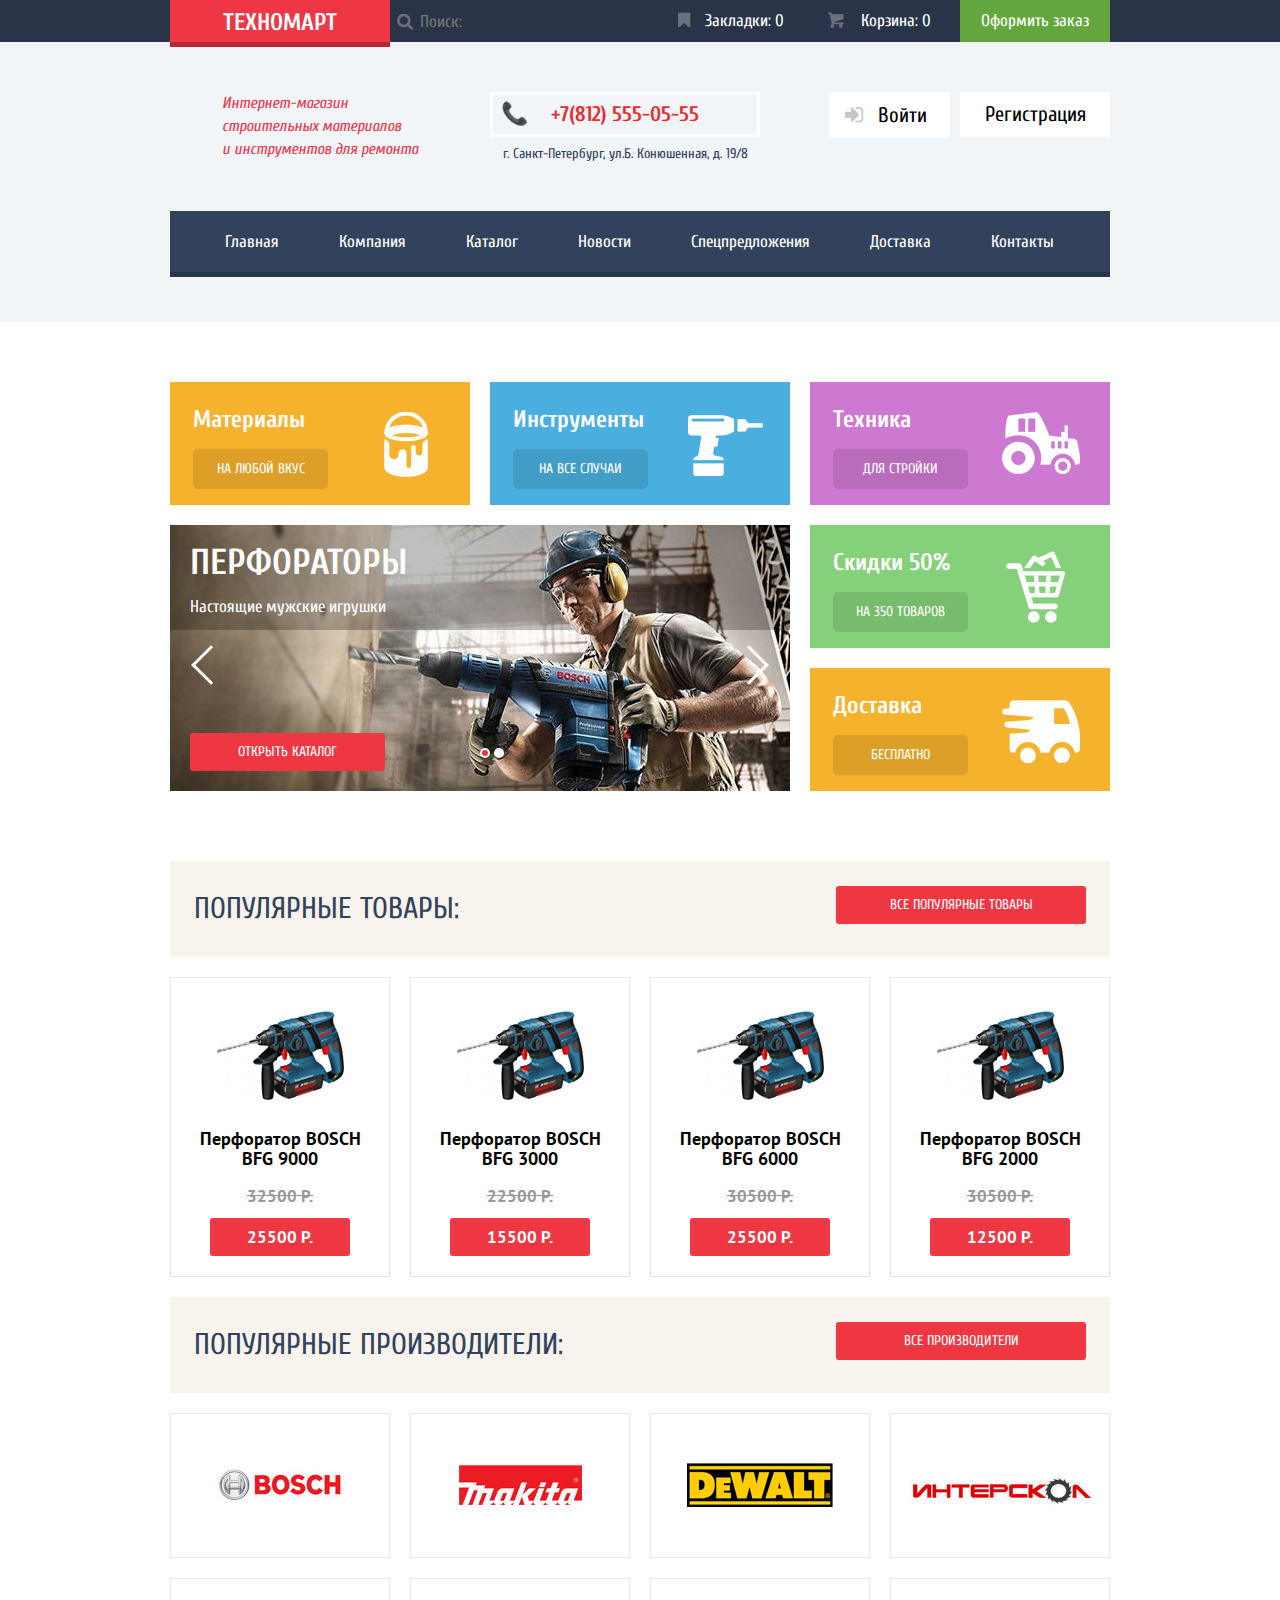
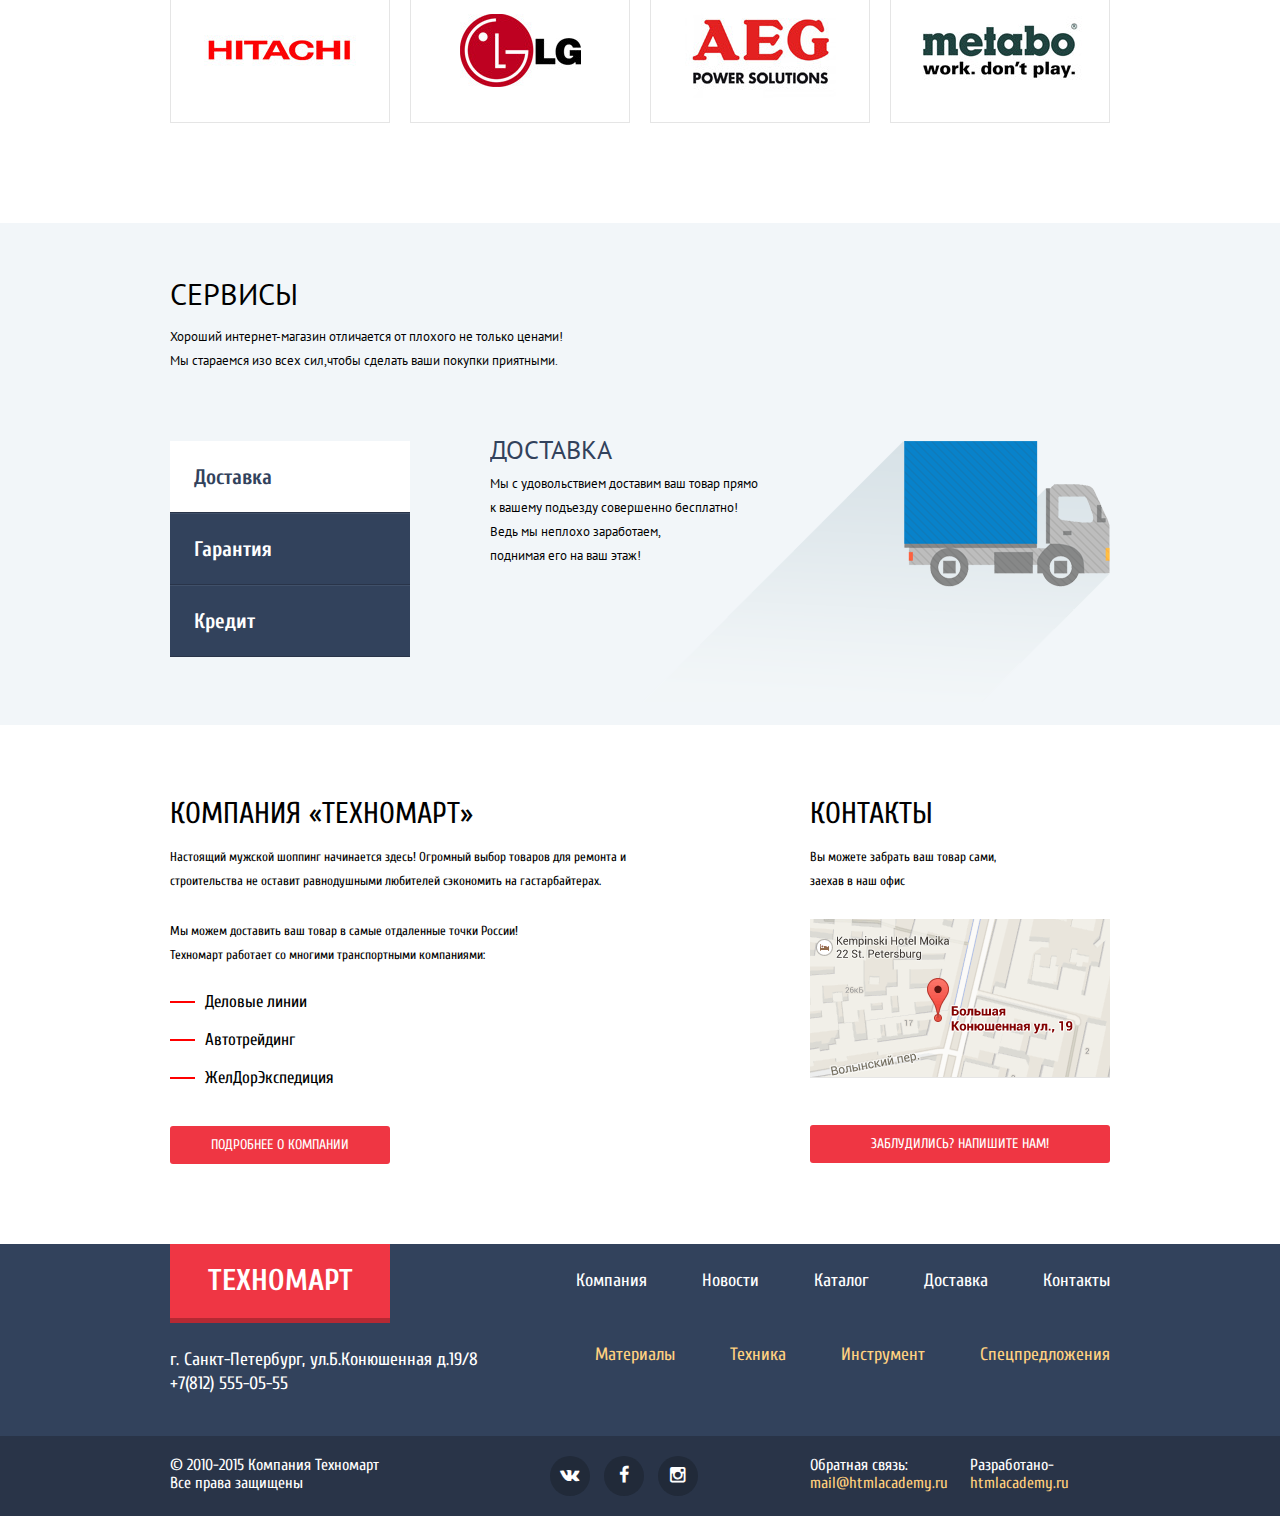
<file: index.html>
<!DOCTYPE html>
<html>
  <head>
    <meta charset="utf-8">
    <title>Техномарт</title>
    <link rel="stylesheet" href="css/normalize.css">
    <link rel="stylesheet" href="css/style.min.css">
    <link href='https://fonts.googleapis.com/css?family=Cuprum&amp;subset=latin,cyrillic' rel='stylesheet' type='text/css'>
    <link href='https://fonts.googleapis.com/css?family=PT+Sans&amp;subset=latin,cyrillic' rel='stylesheet' type='text/css'>
  </head>
  <body>
    <header class="main-header">
        <div class="header-row-top">
          <div class="layout-center clearfix">
            <div class="logo">
              <a href="index.html">Техномарт</a>
            </div>
            <div class="search">
              <form action="/echo" method="post">
                <i class="icons icon-search"> </i>
                <input type="search" name="search-field" id="search" placeholder="Поиск:">
              </form>
            </div>
            <div class="header-element bookmarks">
              <a href="#">Закладки:
                <span class="count">0</span>
              </a>
            </div>
            <div class="header-element basket">
              <a href="#">Корзина:
                <span class="count">0 </span>
              </a>
            </div>
            <div class="header-element checkout">
              <a href="#">Оформить заказ </a>
            </div>
          </div>
        </div>
        <div class="layout-center">
          <div class="header-row-middle clearfix">
            <div class="shop-title">
              <p>Интернет-магазин<br> строительных материалов <br>и инструментов для ремонта</p>
            </div>
            <div class="contacts">
              <span class="phone"><strong>+7(812) 555-05-55</strong></span>
              <span class="address">г. Санкт-Петербург, ул.Б. Конюшенная, д. 19/8</span>
            </div>
            <div class="user-block clearfix">
              <div class="account login">
                <a  href="#">Войти</a>
              </div>
              <div class="account register">
                <a href="#">Регистрация</a>
              </div>
            </div>
          </div>
          <div class="header-row-bottom">
            <nav class="main-navigation">
              <a href="#">Главная</a>
              <a href="#">Компания</a>
              <a href="catalog.html">Каталог</a>
              <a href="#">Новости</a>
              <a href="#">Спецпредложения</a>
              <a href="#">Доставка</a>
              <a href="#">Контакты</a>
            </nav>
          </div>
        </div>
    </header>
    <div class="layout-center">
      <div class="promo clearfix">
        <div class="promo-block materials">
          <span>Материалы </span>
          <a class="btn-promo" href="#">На любой вкус</a>
        </div>
        <div class="promo-block tools">
          <span>Инструменты </span>
          <a class="btn-promo" href="#">На все случаи</a>
        </div>
        <div class="promo-block technics">
          <span>Техника</span>
          <a class="btn-promo" href="#">Для стройки</a>
        </div>
        <div class="promo-slider">
          <input type="radio" id="promo-btn-1" name="promo-toggle" checked>
          <input type="radio" id="promo-btn-2" name="promo-toggle">
          <div class="promo-slider-controls">
            <label class="circle-toggle" for="promo-btn-1"></label>
            <label class="circle-toggle" for="promo-btn-2"></label>
            <label class="arrow-toggle prev" for="promo-btn-1"></label>
            <label class="arrow-toggle next" for="promo-btn-2"></label>
          </div>
          <div class="promo-slider-inner">
            <div class="promo-slides">
              <div class="promo-slide">
                <h2 class="promo-slide-title">Перфораторы</h2>
                <p class="promo-slide-text">Настоящие мужские игрушки </p>
               <!--  <div class="arrow prev"></div>
                <div class="arrow next"></div> -->
                <a class="btn btn-catalog" href="catalog.html">Открыть каталог</a>
              </div>
              <div class="promo-slide">
                <h2 class="promo-slide-title">Дрели </h2>
                <p class="promo-slide-text">Соседям на радость </p>
                <!-- <div class="arrow prev"></div>
                <div class="arrow next"></div> -->
                <a class="btn btn-catalog" href="catalog.html">Открыть каталог</a>
              </div>
            </div>
          </div>
        </div>
        <div class="promo-block sale">
          <span>Скидки 50%</span>
          <a class="btn-promo" href="#">На 350 товаров</a>
        </div>
        <div class="promo-block delivery">
          <span>Доставка</span>
          <a class="btn-promo" href="#">Бесплатно</a>
        </div>
      </div>
      <div class="popular products">
        <div class="popular-header clearfix">
          <h2>Популярные товары:</h2>
          <a class="btn btn-popular" href="#">Все популярные товары </a>
        </div>
        <div class="products-list">
          <article class="product-item">
            <div class="product-item-image">
              <img src="img/product_002.jpg" width="127" height="112" alt="Bosch BFG 9000">
            </div>
            <div class="product-item-title">Перфоратор BOSCH BFG 9000</div>
            <span class="product-old-price">32500 р.</span>
            <a class="btn btn-price" href="#">25500 р.</a>
          </article>
          <article class="product-item">
            <div class="product-item-image">
              <img src="img/product_002.jpg" alt="Bosch BFG 3000">
            </div>
            <div class="product-item-title">Перфоратор BOSCH BFG 3000 </div>
            <span class="product-old-price">22500 р.</span>
            <a class="btn btn-price" href="#">15500 р.</a>
          </article>
          <article class="product-item">
            <div class="product-item-image">
              <img src="img/product_002.jpg" alt="Bosch BFG 6000">
            </div>
            <div class="product-item-title">Перфоратор BOSCH BFG 6000</div>
            <span class="product-old-price">30500 р.</span>
            <a class="btn btn-price" href="#">25500 р.</a>
          </article>
          <article class="product-item">
            <div class="product-item-image">
              <img src="img/product_002.jpg" alt="Bosch BFG 2000">
            </div>
            <div class="product-item-title">Перфоратор BOSCH BFG 2000</div>
            <span class="product-old-price">30500 р.</span>
            <a class="btn btn-price" href="#">12500 р.</a>
          </article>
        </div>
      </div>
      <div class="popular brands">
        <div class="popular-header clearfix">
          <h2>Популярные производители:</h2>
          <a class="btn btn-popular" href="#">Все производители </a>
        </div>
        <div class="brands-list">
          <article class="brand-item">
            <img class="brand-item-image" src="img/brands_bosch.jpg">
          </article>
          <article class="brand-item">
            <img class="brand-item-image" src="img/brands_makita.jpg">
          </article>
          <article class="brand-item">
            <img class="brand-item-image" src="img/brands_dewalt.jpg">
          </article>
          <article class="brand-item">
            <img class="brand-item-image" src="img/brands_interskol.jpg">
          </article>
          <article class="brand-item">
            <img class="brand-item-image" src="img/brands_hitachi.jpg">
          </article>
          <article class="brand-item">
            <img class="brand-item-image" src="img/brands_lg.jpg">
          </article>
          <article class="brand-item">
            <img class="brand-item-image" src="img/brands_aeg.jpg">
          </article>
          <article class="brand-item">
            <img class="brand-item-image" src="img/brands_metabo.jpg">
          </article>
        </div>
      </div>
    </div>
    <div class="services">
      <div class="layout-center clearfix">
        <h1 class="services-title">Сервисы</h1>
        <p class="services-text">Хороший интернет-магазин отличается от плохого не только ценами!
        Мы стараемся изо всех сил,чтобы сделать ваши покупки приятными.
        </p>
        <div class="services-slider clearfix">
          <input type="radio" id="services-btn-1" name="services-toggle" checked>
          <input type="radio" id="services-btn-2" name="services-toggle">
          <input type="radio" id="services-btn-3" name="services-toggle">
          <div class="services-slider-controls">
            <label for="services-btn-1">Доставка</label>
            <label for="services-btn-2">Гарантия</label>
            <label for="services-btn-3">Кредит</label>
          </div>
          <div class="services-slider-inner">
            <div class="services-slides">
              <div class="services-slide">
                <h2 class="services-slide-title">Доставка</h2>
                <p class="services-slide-text">Мы с удовольствием доставим ваш товар прямо <br>
                  к вашему подъезду совершенно бесплатно! <br>
                  Ведь мы неплохо заработаем, <br>
                  поднимая его на ваш этаж!
                </p>
              </div>
              <div class="services-slide">
                <h2 class="services-slide-title">Гарантия</h2>
                <p class="services-slide-text">
                Если купленный у нас товар поломается или заискрит, <br>
                а также в случае пожара, спровоцированного его возгоранием,
                вы всегда можете быть  уверены в нашей гарантии. Мы обменяем
                сгоревший товар на новый. <br>
                Дом уже восстановите как нибудь сами.
                </p>
              </div>
              <div class="services-slide">
                <h2 class="services-slide-title">Кредит</h2>
                <p class="services-slide-text">
                Залезть в долговую яму стало проще! <br>
                Кредитные консультанты придут вам на помощь.
                </p>
                <a class="btn btn-slider" href="#">Отправить заявку</a>
              </div>
            </div>
          </div>
        </div>
      </div>
    </div>
    <div class="company-info">
      <div class="layout-center clearfix">
        <div class="about">
          <h1 class="title">Компания «Техномарт»</h1>
          <p class="text">Настоящий мужской шоппинг начинается здесь! Огромный выбор товаров для
          ремонта и строительства не оставит равнодушными любителей сэкономить на гастарбайтерах. </p>
          <p class="text">Мы можем доставить ваш товар в самые отдаленные точки России! <br>
          Техномарт работает со многими транспортными компаниями:</p>
          <ul class="transport-list">
            <li>Деловые линии</li>
            <li>Автотрейдинг</li>
            <li>ЖелДорЭкспедиция</li>
          </ul>
          <a class="btn btn-about" href="#">Подробнее о компании</a>
        </div>
        <div class="contacts">
          <h1 class="title">Контакты</h1>
          <p class="text">Вы можете забрать ваш товар сами,<br> заехав в наш офис </p>
          <div class="map">
            <a href="#">
              <img src="img/map-preview.png" width="300" height="158">
            </a>
          </div>
          <a class="btn btn-contacts" href="#">Заблудились? Напишите нам!</a>
        </div>
      </div>
    </div>
    <footer class="footer">
      <div class="row-top">
        <div class="layout-center clearfix">
          <div class="logo-column">
            <div class="logo-footer">
              <a href="#">Техномарт </a>
            </div>
            <div class="address">
              <span>г. Санкт-Петербург, ул.Б.Конюшенная д.19/8 </span>
              <span>+7(812) 555-05-55</span>
            </div>
          </div>
          <div class="navigation-column">
            <nav class="footer-navigation top">
              <a href="#">Компания</a>
              <a href="#">Новости</a>
              <a href="catalog.html">Каталог</a>
              <a href="#">Доставка</a>
              <a href="#">Контакты</a>
            </nav>
            <nav class="footer-navigation bottom">
              <a href="#">Материалы </a>
              <a href="#">Техника</a>
              <a href="#">Инструмент </a>
              <a href="#">Спецпредложения</a>
            </nav>
          </div>
        </div>
      </div>
      <div class="row-bottom">
        <div class="layout-center clearfix">
          <div class="copyright">
            &copy; 2010-2015 Компания Техномарт
            Все права защищены
          </div>
          <div class="social">
            <a class="social-btn social-btn-vk" href="#"></a>
            <a class="social-btn social-btn-fb" href="#"></a>
            <a class="social-btn social-btn-inst" href="#"></a>
          </div>
          <div class="feedback">
            <span>Обратная связь:</span>
            <a href="#">mail@htmlacademy.ru</a>
          </div>
          <div class="design">
            <span>Разработано-</span>
            <a href="http://www.htmlacademy.ru">htmlacademy.ru</a>
          </div>
        </div>
      </div>
    </footer>

    <div class="modal feedback-modal">
      <form class="feedback-form" method="post">
        <div class="modal-content">
          <div class="form-controls">
            <label for="name">Ваше имя</label>
            <input type="text" name="name-field" id="name" placeholder="Представьтесь, пожалуйста">
          </div>
          <div class="form-controls">
            <label for="email">Ваш e-mail </label>
            <input type="text" name="email-field" id="email" placeholder="Для отправки ответа">
          </div>
          <label for="feedback">Текст письма</label>
          <textarea name="feedback-field" id="feedback" placeholder="В свободной форме"></textarea>
        </div>
        <div class="modal-footer">
          <input type="submit" class="btn btn-modal btn-red" value="Отправить">
          <input type="button" class="btn btn-modal btn-white" value="Отмена">
        </div>
        <div class="modal-content-close"> </div>
      </form>
    </div>

    <script src="js/feedback-modal.min.js"></script>
  </body>
</html>
</file>
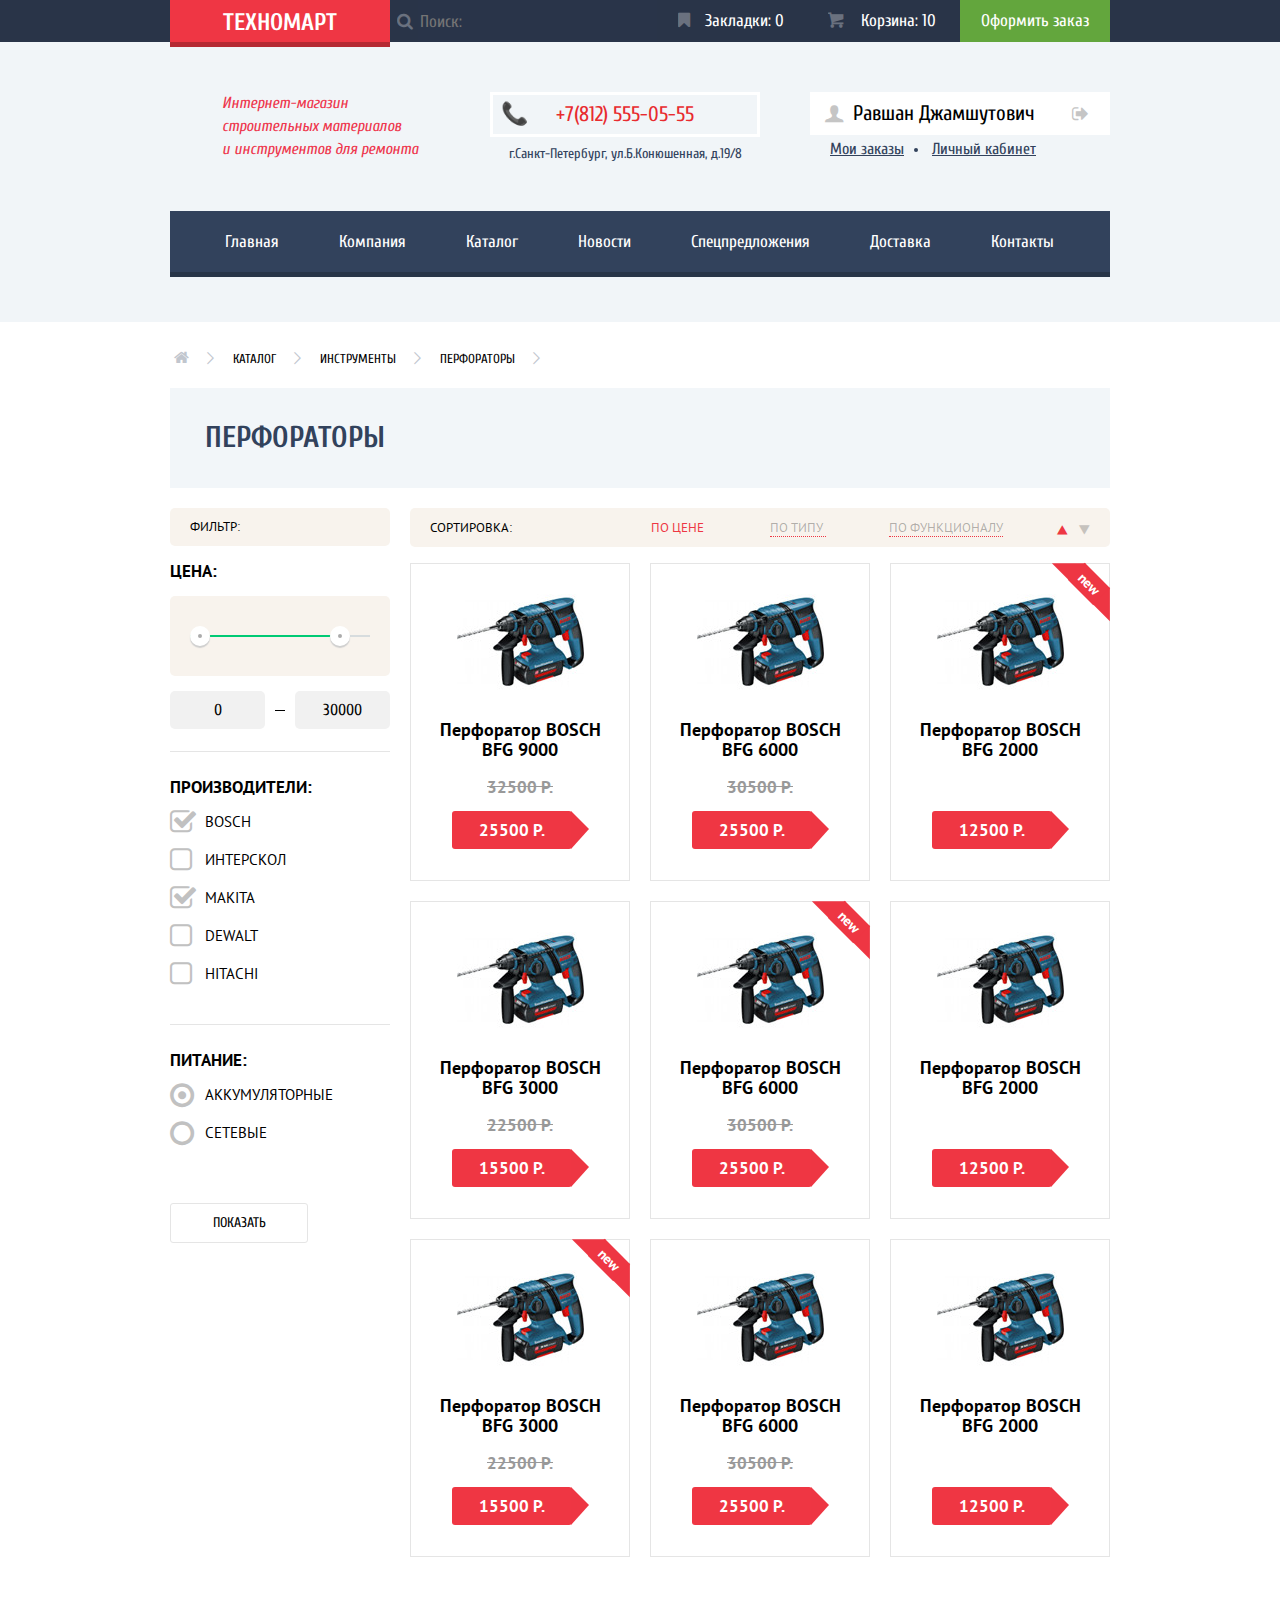
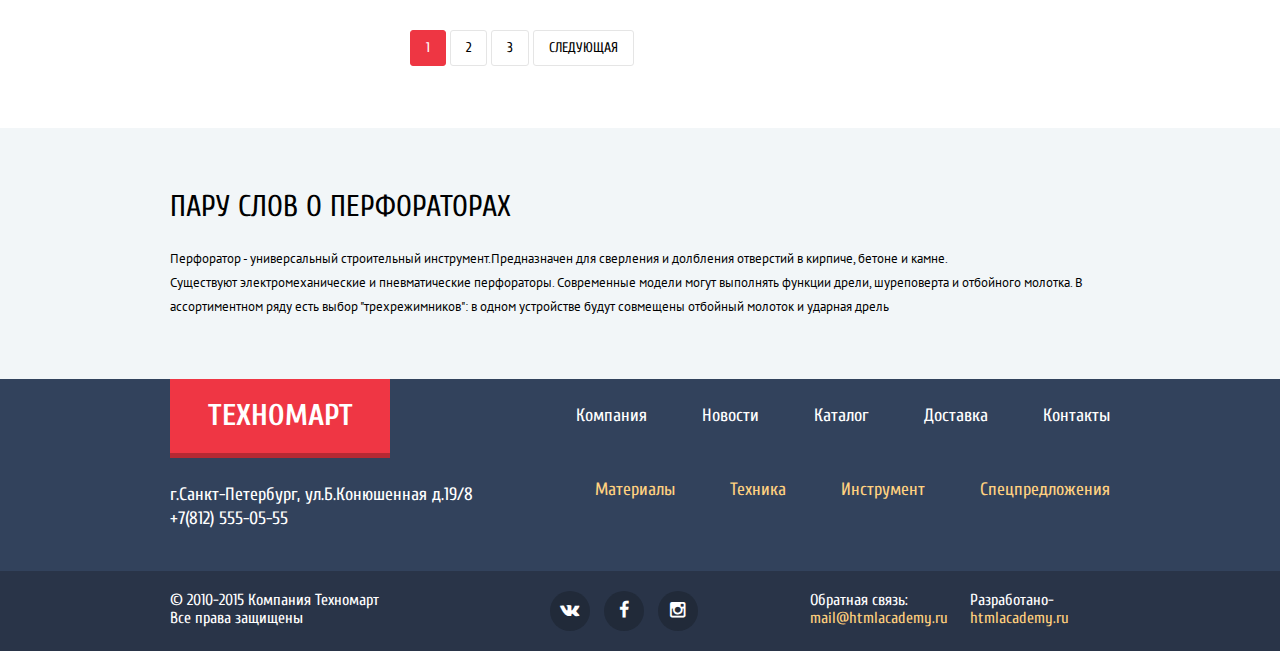
<file: catalog.html>
<!DOCTYPE html>
<html>
  <head>
    <meta charset="utf-8">
    <title>Техномарт</title>
    <link rel="stylesheet" href="css/normalize.css">
    <link rel="stylesheet" href="css/style.min.css">
    <link href='https://fonts.googleapis.com/css?family=Cuprum&amp;subset=latin,cyrillic' rel='stylesheet' type='text/css'>
    <link href='https://fonts.googleapis.com/css?family=PT+Sans&amp;subset=latin,cyrillic' rel='stylesheet' type='text/css'>
  </head>
  <body>
    <header class="main-header catalog-header">
        <div class="header-row-top">
          <div class="layout-center clearfix">
            <div class="logo">
              <a href="index.html">Техномарт</a>
            </div>
            <div class="search">
              <form action="/echo" method="post">
                <i class="icons icon-search"> </i>
                <input type="search" name="search-field" id="search" placeholder="Поиск:">
              </form>
            </div>
            <div class="header-element bookmarks">
              <a href="#">Закладки: 0</a>
            </div>
            <div class="header-element basket">
              <a href="#">Корзина: 10</a>
            </div>
            <div class="header-element checkout">
              <a href="#">Оформить заказ </a>
            </div>
          </div>
        </div>
        <div class="layout-center">
          <div class="header-row-middle clearfix">
            <div class="shop-title">
              <p>Интернет-магазин<br> строительных материалов <br>и инструментов для ремонта</p>
            </div>
            <div class="contacts">
              <span class="phone">+7(812) 555-05-55</span>
              <span class="address">г.Санкт-Петербург, ул.Б.Конюшенная, д.19/8</span>
            </div>
            <div class="profile-block">
              <div class="user-name">Равшан Джамшутович</div>
              <a class="orders" href="#">Мои заказы</a>
              <a class="profile" href="#">Личный кабинет</a>
            </div>
          </div>
          <div class="header-row-bottom">
            <nav class="main-navigation">
              <a href="index.html">Главная</a>
              <a href="#">Компания</a>
              <a href="#">Каталог</a>
              <a href="#">Новости</a>
              <a href="#">Спецпредложения</a>
              <a href="#">Доставка</a>
              <a href="#">Контакты</a>
            </nav>
          </div>
        </div>
    </header>
    <header class="page-header">
      <div class="layout-center">
        <div class="breadcrumbs">
          <a class="breadcrumbs-item icon-home" href="#"></a>
          <a class="breadcrumbs-item" href="#">Каталог </a>
          <a class="breadcrumbs-item" href="#">Инструменты </a>
          <span class="breadcrumbs-item">Перфораторы </span>
        </div>
        <div class="page-title">
          <h1>Перфораторы </h1>
        </div>
      </div>
    </header>
    <div class="catalog">
      <div class="layout-center clearfix">
        <div class="left-filter">
          <form action="/echo" method="post">
            <div class="filter-title">Фильтр:</div>
            <div class="filter-block">
              <div class="filter-name">Цена:</div>
              <div class="range-controls">
                <div class="scale">
                  <div class="bar"> </div>
                </div>
                <div class="toggle min-toggle"></div>
                <div class="toggle max-toggle"></div>
              </div>
              <div class="price-controls">
                <input class="min-price" name="min-price" type="text" value="0">
                <input class="max-price" name="max-price" type="text" value="30000">
              </div>
            </div>
            <div class="filter-block">
              <div class="filter-name">Производители:</div>
              <div class="filter-controls">
                <input type="checkbox" name="bosch" id="bosch" checked>
                <label for="bosch">Bosch</label>
              </div>
              <div class="filter-controls">
                <input type="checkbox" name="interskol" id="interskol">
                <label for="interskol">Интерскол</label>
              </div>
              <div class="filter-controls">
                <input type="checkbox" name="makita" id="makita" checked>
                <label for="makita">Makita</label>
              </div>
              <div class="filter-controls">
                <input type="checkbox" name="dewalt" id="dewalt">
                <label for="dewalt">Dewalt</label>
              </div>
              <div class="filter-controls">
                <input type="checkbox" name="hitachi" id="hitachi">
                <label for="hitachi">Hitachi</label>
              </div>
            </div>
            <div class="filter-block filter-power">
              <div class="filter-name">Питание:</div>
              <div class="filter-controls">
                <input type="radio" name="power" id="battery" checked>
                <label for="battery">Аккумуляторные</label>
              </div>
              <div class="filter-controls">
                <input type="radio" name="power" id="wired">
                <label for="wired">Сетевые</label>
              </div>
            </div>
            <input type="submit" class="btn filter-btn" value="Показать">
          </form>
        </div>
        <div class="catalog-content">
          <div class="top-filter">
            <span class="filter-title">Сортировка:</span>
            <a class="filter-item active" href="#" >По цене </a>
            <a class="filter-item" href="#">По типу </a>
            <a class="filter-item" href="#">По функционалу</a>
            <a class="sort up active" href="#"> </a>
            <a class="sort down" href="#"> </a>
          </div>
          <div class="catalog-items">
            <article class="catalog-item">
              <div class="item-image">
                <img src="img/product_002.jpg" width="127" height="112" alt="Bosch BFG 9000">
              </div>
              <div class="item-actions">
                <a class="btn btn-action-buy icon-basket" href="#">Купить </a>
                <a class="btn btn-action-bookmark" href="#">В закладки </a>
              </div>
              <div class="item-title">Перфоратор BOSCH BFG 9000</div>
              <span class="old-price">32500 р.</span>
              <a class="btn btn-catalog-price" href="#">25500 р.</a>
            </article>
            <article class="catalog-item">
              <div class="item-image">
                <img src="img/product_002.jpg" alt="Bosch BFG 6000">
              </div>
              <div class="item-actions">
                <a class="btn btn-action-buy icon-basket" href="#">Купить </a>
                <a class="btn btn-action-bookmark" href="#">В закладки </a>
              </div>
              <div class="item-title">Перфоратор BOSCH BFG 6000</div>
              <span class="old-price">30500 р.</span>
              <a class="btn btn-catalog-price" href="#">25500 р.</a>
            </article>
            <article class="catalog-item">
              <div class="item-image">
                <img src="img/product_002.jpg" alt="Bosch BFG 2000">
              </div>
              <div class="item-actions">
                <a class="btn btn-action-buy icon-basket" href="#">Купить </a>
                <a class="btn btn-action-bookmark" href="#">В закладки </a>
              </div>
              <div class="item-title">Перфоратор BOSCH BFG 2000</div>
              <span class="old-price"></span>
              <a class="btn btn-catalog-price" href="#">12500 р.</a>
              <div class="new-label">new</div>
            </article>
            <article class="catalog-item">
              <div class="item-image">
                <img src="img/product_002.jpg" alt="Bosch BFG 2000">
              </div>
              <div class="item-actions">
                <a class="btn btn-action-buy icon-basket" href="#">Купить </a>
                <a class="btn btn-action-bookmark" href="#">В закладки </a>
              </div>
              <div class="item-title">Перфоратор BOSCH BFG 3000</div>
              <span class="old-price">22500 р.</span>
              <a class="btn btn-catalog-price" href="#">15500 р.</a>
            </article>
            <article class="catalog-item">
              <div class="item-image">
                <img src="img/product_002.jpg" alt="Bosch BFG 6000">
              </div>
              <div class="item-actions">
                <a class="btn btn-action-buy icon-basket" href="#">Купить </a>
                <a class="btn btn-action-bookmark" href="#">В закладки </a>
              </div>
              <div class="item-title">Перфоратор BOSCH BFG 6000</div>
              <span class="old-price">30500 р.</span>
              <a class="btn btn-catalog-price" href="#">25500 р.</a>
              <div class="new-label">new</div>
            </article>
            <article class="catalog-item">
              <div class="item-image">
                <img src="img/product_002.jpg" alt="Bosch BFG 2000">
              </div>
              <div class="item-actions">
                <a class="btn btn-action-buy icon-basket" href="#">Купить </a>
                <a class="btn btn-action-bookmark" href="#">В закладки </a>
              </div>
              <div class="item-title">Перфоратор BOSCH BFG 2000</div>
              <span class="old-price"></span>
              <a class="btn btn-catalog-price" href="#">12500 р.</a>
            </article>
            <article class="catalog-item">
              <div class="item-image">
                <img src="img/product_002.jpg" alt="Bosch BFG 3000">
              </div>
              <div class="item-actions">
                <a class="btn btn-action-buy icon-basket" href="#">Купить </a>
                <a class="btn btn-action-bookmark" href="#">В закладки </a>
              </div>
              <div class="item-title">Перфоратор BOSCH BFG 3000</div>
              <span class="old-price">22500 р.</span>
              <a class="btn btn-catalog-price" href="#">15500 р.</a>
              <div class="new-label">new</div>
            </article>
            <article class="catalog-item">
              <div class="item-image">
                <img src="img/product_002.jpg" alt="Bosch BFG 6000">
              </div>
              <div class="item-actions">
                <a class="btn btn-action-buy icon-basket" href="#">Купить </a>
                <a class="btn btn-action-bookmark" href="#">В закладки </a>
              </div>
              <div class="item-title">Перфоратор BOSCH BFG 6000</div>
              <span class="old-price">30500 р.</span>
              <a class="btn btn-catalog-price" href="#">25500 р.</a>
            </article>
            <article class="catalog-item">
              <div class="item-image">
                <img src="img/product_002.jpg" alt="Bosch BFG 2000">
              </div>
              <div class="item-actions">
                <a class="btn btn-action-buy icon-basket" href="#">Купить </a>
                <a class="btn btn-action-bookmark" href="#">В закладки </a>
              </div>
              <div class="item-title">Перфоратор BOSCH BFG 2000</div>
              <span class="old-price"></span>
              <a class="btn btn-catalog-price" href="#">12500 р.</a>
            </article>
          </div>
          <div class="paginator">
            <a class="btn btn-paginator current" href="#">1</a>
            <a class="btn btn-paginator" href="#">2</a>
            <a class="btn btn-paginator" href="#">3</a>
            <a class="btn btn-paginator" href="#">следующая</a>
          </div>
        </div>
      </div>
      <div class="about-product">
        <div class="layout-center">
          <h1 class="title">Пару слов о перфораторах </h1>
          <p class="description">Перфоратор - универсальный строительный инструмент.Предназначен для сверления и долбления отверстий в кирпиче, бетоне и камне. <br>
          Существуют электромеханические и пневматические перфораторы. Современные модели могут выполнять функции дрели, шуреповерта и отбойного молотка.
          В ассортиментном ряду есть выбор "трехрежимников": в одном устройстве будут совмещены отбойный молоток и ударная дрель </p>
        </div>
      </div>
    </div>
    <footer class="footer">
          <div class="row-top">
            <div class="layout-center clearfix">
              <div class="logo-column">
                <div class="logo-footer">
                  <a href="#">Техномарт </a>
                </div>
                <div class="address">
                  <span>г.Санкт-Петербург, ул.Б.Конюшенная д.19/8 </span>
                  <span>+7(812) 555-05-55</span>
                </div>
              </div>
              <div class="navigation-column">
                <nav class="footer-navigation top">
                  <a href="#">Компания</a>
                  <a href="#">Новости</a>
                  <a href="catalog.html">Каталог</a>
                  <a href="#">Доставка</a>
                  <a href="#">Контакты</a>
                </nav>
                <nav class="footer-navigation bottom">
                  <a href="#">Материалы </a>
                  <a href="#">Техника</a>
                  <a href="#">Инструмент </a>
                  <a href="#">Спецпредложения</a>
                </nav>
              </div>
            </div>
          </div>
          <div class="row-bottom">
            <div class="layout-center clearfix">
              <div class="copyright">&copy;
                2010-2015 Компания Техномарт
                Все права защищены
              </div>
              <div class="social">
                <a class="social-btn social-btn-vk" href="#"> </a>
                <a class="social-btn social-btn-fb" href="#"> </a>
                <a class="social-btn social-btn-inst" href="#"> </a>
              </div>
              <div class="feedback">
                <span>Обратная связь:</span>
                <a href="#">mail@htmlacademy.ru</a>
              </div>
              <div class="design">
                <span>Разработано-</span>
                <a href="#">htmlacademy.ru</a>
              </div>
            </div>
          </div>
    </footer>

    <div class="modal cart-modal">
      <div class="modal-content">
        <div class="green-circle"> </div>
        <span>Товар добавлен в корзину! </span>
      </div>
      <div class="modal-footer">
        <a class="btn btn-modal btn-red" href="#">Оформить заказ</a>
        <a class="btn btn-modal btn-white" href="#">Продолжить покупки </a>
      </div>
      <div class="modal-content-close"> </div>
    </div>
    <script src="js/cart-modal.min.js"></script>
  </body>
</html>
</file>
<file: css/style.min.css>
@charset "UTF-8";@font-face{font-family:"symbols-technomart";src:url("../font/symbols-technomart.eot?22619757");src:url("../font/symbols-technomart.eot?22619757#iefix") format("embedded-opentype"),url("../font/symbols-technomart.woff?22619757") format("woff"),url("../font/symbols-technomart.ttf?22619757") format("truetype"),url("../font/symbols-technomart.svg?22619757#symbols-technomart") format("svg");font-weight:400;font-style:normal}.icons,[class*=" icon-"]:before,[class^=icon-]:before{font-family:"symbols-technomart";font-style:normal;font-weight:400;speak:none;display:inline-block;text-decoration:inherit;width:1em;margin-right:.2em;text-align:center;font-variant:normal;text-transform:none;line-height:1em;margin-left:.2em}.icon-left:before{content:"\3c"}.icon-right:before{content:"\3e"}.icon-basket:before{content:"\62"}.icon-facebook:before{content:"\66"}.icon-twitter:before{content:"\74"}.icon-vk:before{content:"\76"}.icon-up:before{content:"\2c4"}.icon-down:before{content:"\2c5"}.icon-left-big:before{content:"\2190"}.icon-right-big:before{content:"\2192"}.icon-login:before{content:"\2386"}.icon-logout:before{content:"\241b"}.icon-up-dir:before{content:"\25b2"}.icon-down-dir:before{content:"\25bc"}.icon-circle:before{content:"\25cb"}.icon-circle-dot:before{content:"\25cf"}.icon-star:before{content:"\2605"}.icon-check-off:before{content:"\2610"}.icon-check-on:before{content:"\2611"}.icon-youtube:before{content:"\f39e"}.icon-home:before{content:"🏠"}.icon-user:before{content:"👨"}.icon-phone:before{content:"📞"}.icon-instagramm:before{content:"📷"}.icon-search:before{content:"🔍"}.icon-bookmark:before{content:"🔖"}body{min-width:960px;font-size:17px;font-family:"Cuprum","Arial",sans-serif;font-weight:400;line-height:18px;color:#000}img{max-width:100%;height:auto}.layout-center{width:940px;margin:0 auto;padding:0 10px}.clearfix:after{content:"";display:table;clear:both}.main-header{background-color:#f1f5f8;padding-bottom:50px;margin-bottom:60px}.header-row-top{margin-bottom:50px;color:#fff;background-color:#293448}.header-row-top a{display:block;padding:12px 0;text-decoration:none;color:#fff}.logo{float:left;width:220px}.logo a{padding:11px 0 7px;text-transform:uppercase;font-family:"Cuprum","Arial",sans-serif;font-size:24px;font-weight:700;line-height:24px;text-align:center;background-color:#ef3644;box-shadow:0 5px 0 0 #b52933}.logo a:hover{background-color:#ca2c37;box-shadow:0 5px 0 0 #8e1e26}.logo a:active{background-color:#ba2732;box-shadow:0 5px 0 0 #8e1e26}.header-element{width:150px}.search{float:left;width:270px}input[type=search]{width:235px;height:40px;outline:none;border:none;color:#fff;background-color:#293449}.basket,.bookmarks{float:left;width:150px}.basket a:before,.bookmarks a:before,.icon-search{content:"";font-family:"symbols-technomart";opacity:.3}.basket a:before,.bookmarks a:before{content:"\1f516";margin-left:18px;margin-right:15px}.basket a:before{content:"\62";margin-right:18px}.basket a:hover:before,.bookmarks a:hover:before,.search:hover .icon-search{opacity:1}.basket a:active,.bookmarks a:active{background-color:#161d29}.basket a:active:before,.bookmarks a:active:before{opacity:.5}.checkout{float:right;width:150px;text-align:center;background-color:#63a63d}.checkout a:hover{background-color:#5fbb2d}.checkout a:active{background-color:#518534}.shop-title{float:left;width:196px;padding:0 52px;margin-right:20px;font-size:16px;font-style:italic;line-height:23px;color:#ee374d}.shop-title p{margin:0}.header-row-middle{margin-bottom:45px}.header-row-middle .contacts{float:left;width:320px}.contacts span{display:block}.contacts .phone{position:relative;width:248px;padding:9px 8px;margin-bottom:5px;font-size:21px;line-height:21px;text-align:center;color:#e82b2f;border:3px solid #fff}.contacts .phone:before{content:"\1f4de";position:absolute;left:8px;font-size:22px;color:#b7bfc8}.contacts .address{width:270px;font-size:14px;line-height:24px;color:#32425c;text-align:center}.user-block{float:right;width:300px;font-size:21px;line-height:21px;text-align:right}.account{float:left;width:150px;background-color:#fff}.login{width:80px;margin-left:19px;padding-left:16px;padding-right:25px}.register{float:right;margin-left:10px;text-align:center}.login a,.register a{display:block;padding:12px 0;text-decoration:none;color:#000}.login a:before{content:"\2386";margin-right:15px;font-family:"symbols-technomart";color:#c5c5c5}.login a:hover,.register a:hover{color:#ee3643}.login a:hover:before{color:#32425c}.login a:active,.register a:active{color:#000;opacity:.3}.header-row-bottom{background-color:#32425c;box-shadow:0 5px 0 0 #283548}.main-navigation{font-size:0}.main-navigation a{display:inline-block;padding:22px 30px;font-size:17px;line-height:17px;text-decoration:none;color:#fff}.main-navigation a:first-child{padding-left:55px}.main-navigation a:last-child{padding-right:55px}.main-navigation a:hover{background-color:#293449}.main-navigation a:active{background-color:#1d2739;opacity:.5}.promo{color:#fff;margin-bottom:50px}.promo-block{position:relative;float:left;width:254px;height:100px;padding:23px 23px 0;margin-right:20px;margin-bottom:20px}.promo-block:before{content:"";position:absolute;background:url("../img/sprite.png") no-repeat}.materials{background-color:#f6b22d}.materials:before{top:24%;right:14%;width:44px;height:65px;background-position:-93px -5px}.tools{background-color:#4aaedf}.tools:before{top:27%;right:9%;width:75px;height:61px;background-position:-304px -5px}.technics{background-color:#cd79d1;margin-right:0}.technics:before{top:24%;right:10%;width:78px;height:62px;background-position:-147px -5px}.sale{margin-right:0;background-color:#85d179}.sale:before{top:21%;right:15%;width:59px;height:72px;background-position:-235px -5px}.delivery{margin-right:0;background-color:#f5b22c}.delivery:before{top:26%;right:10%;width:78px;height:63px;background-position:-5px -5px}.promo-block span{display:block;margin-bottom:14px;font-size:24px;line-height:30px;font-weight:700}.btn,.btn-promo{font-size:14px;line-height:18px;text-decoration:none;text-transform:uppercase;text-align:center;color:#fff}.btn-promo{width:135px;font-weight:400;background-color:rgba(0,0,0,.1);display:block;padding:11px 0;border-radius:5px}.btn-promo:hover{background-color:rgba(0,0,0,.2)}.btn-promo:active{background-color:rgba(0,0,0,.3)}.btn{display:inline-block;vertical-align:top;padding:10px;font-family:"Cuprum","Arial",sans-serif;background-color:#ef3643;border-radius:3px}.btn:hover{background-color:#ca2c37}.btn:active{background-color:#ba2732}.promo-slider{position:relative;float:left;width:620px;min-height:196px;margin-right:20px;background-color:#c5c5c5}.promo-slider input[type=radio]{display:none}.promo-slider-inner{overflow:hidden}.promo-slides{width:200%;min-height:266px}.promo-slide{position:relative;float:left;width:580px;min-height:226px;padding:20px}.promo-slide-title{margin:0 0 10px;font-size:36px;line-height:36px;font-weight:700;text-transform:uppercase}.promo-.slide-text{margin:0;font-family:"PT Sans","Arial",sans-serif;font-size:18px;font-weight:400;line-height:24px}.btn-catalog{width:195px;padding:10px 0;position:absolute;bottom:20px}.promo-slide:first-child{background:#eee url("../img/promo-slide-1.jpg") no-repeat 100% 0}.promo-slide:last-child{background:#eee url("../img/promo-slide-2.jpg") no-repeat 100% 0}.promo-slider-controls{position:absolute;left:50%;bottom:30px;z-index:100;text-align:center}.promo-slider-controls .circle-toggle{display:inline-block;vertical-align:middle;width:6px;height:6px;background-color:#fff;border:2px solid #fff;border-radius:50%;cursor:pointer}.promo-slider-controls .arrow-toggle{position:absolute;top:-80px;display:block;width:25px;height:25px;margin-top:-12.5px;border:3px solid #fff;border-right:none;border-bottom:none;cursor:pointer}.prev{left:-283px;transform:rotate(-45deg)}.next{left:255px;transform:rotate(135deg)}#promo-btn-1:checked~.promo-slider-controls .circle-toggle[for=promo-btn-1],#promo-btn-2:checked~.promo-slider-controls .circle-toggle[for=promo-btn-2]{background-color:#ee3643}#promo-btn-1:checked~.promo-slider-inner .promo-slides{-webkit-transform:translate(0);transform:translate(0)}#promo-btn-2:checked~.promo-slider-inner .promo-slides{-webkit-transform:translate(-620px);transform:translate(-620px)}.popular-header{margin-bottom:20px;padding:0 24px;text-transform:uppercase;background-color:#f8f3ed}.popular-header h2{float:left;width:420px;margin:33px 0;font-size:30px;font-weight:400;line-height:30px;color:#32425c}.btn-popular{float:right;width:250px;padding:10px 0;margin-top:25px}.products{margin-bottom:20px}.products-list{font-size:0}.product-item{display:inline-block;vertical-align:top;width:218px;margin-right:20px;font-family:"PT Sans",sans-serif;font-size:14px;font-weight:700;text-align:center;border:1px solid #e5e5e5}.product-item:last-child{margin-right:0}.product-item-image{padding-top:22px;margin-bottom:13px}.product-item-title{margin-bottom:18px;padding:0 25px;font-size:18px;line-height:20px;color:#000}.btn-price,.product-old-price{font-size:17px;line-height:18px}.product-old-price{display:block;text-transform:uppercase;text-decoration:line-through;color:#999;margin-bottom:13px}.btn-price{width:120px;font-family:"PT Sans",sans-serif;font-weight:700;margin-bottom:20px}.product-item:hover{box-shadow:0 10px 25px rgba(41,52,73,.5)}.brands{margin-bottom:80px}.brands-list{margin-bottom:20px;font-size:0;line-height:143px}.brand-item{display:inline-block;vertical-align:top;width:218px;margin-right:20px;margin-bottom:20px;text-align:center;border:1px solid #e5e5e5}.brand-item:nth-child(4n){margin-right:0}.brand-item-image{vertical-align:middle}.brand-item:hover{cursor:pointer;box-shadow:0 10px 25px rgba(41,52,73,.5)}.brand-item:active .brand-item-image{opacity:.3}.brand-item:active{box-shadow:0 5px 5px rgba(41,52,73,.5)}.services{padding-top:62px;margin-bottom:80px;font-family:"PT Sans",sans-serif;background-color:#f2f6f9}.services-title{padding:0;margin:0 0 22px;font-size:30px;font-weight:400;text-transform:uppercase}.services-text{width:400px;padding:0;margin:0 0 68px;font-size:13px;line-height:24px}.services-slider input[type=radio]{display:none}.services-slider-controls{float:left;width:240px;font-family:"Cuprum","Arial",sans-serif;font-size:21px;line-height:30px;font-weight:700;background-color:#32425c;color:#fff}.services-slider-controls label{display:block;padding:20px 20px 20px 24px;border-top:1px solid #405069;border-bottom:1px solid #293449}.services-slider-controls label:hover{background-color:#293449;cursor:pointer}#services-btn-1:checked~.services-slider-controls label[for=services-btn-1],#services-btn-2:checked~.services-slider-controls label[for=services-btn-2],#services-btn-3:checked~.services-slider-controls label[for=services-btn-3]{background-color:#fff;color:#32425c;border-top-color:#fff}#services-btn-3:checked~.services-slider-controls label[for=services-btn-3]{border-bottom-color:#fff}.services-slider-inner{float:right;width:620px;min-height:284px;overflow:hidden}.services-slides{width:300%}.services-slide{float:left;width:620px;min-height:284px}.services-slide-title{padding:0;margin:0;font-weight:400;text-transform:uppercase;color:#32425c}.services-slide-text{width:380px;font-size:13px;line-height:24px}.btn-slider{width:195px;padding:10px 0}#services-btn-1:checked~.services-slider-inner .services-slides{-webkit-transform:translate(0);transform:translate(0)}#services-btn-2:checked~.services-slider-inner .services-slides{-webkit-transform:translate(-620px);transform:translate(-620px)}#services-btn-3:checked~.services-slider-inner .services-slides{-webkit-transform:translate(-1240px);transform:translate(-1240px)}.services-slide:first-child{background:url(../img/service_slide_delivery.png) no-repeat 100% 0}.services-slide:last-child{background:url(../img/service_slide_credit.png) no-repeat 100% 0}.services-slide:nth-child(2){background:url(../img/service_slide_garanty.png) no-repeat 100% 0}.company-info{margin-bottom:80px}.about{float:left;width:530px}.about .title,.contacts .title{padding:0;margin:0 0 22px;font-size:30px;font-weight:400;text-transform:uppercase}.about .text,.contacts .text{padding:0;margin:0 0 26px;font-size:13px;line-height:24px}.transport-list{margin:0 0 39px;padding:0;list-style:none}.transport-list li{position:relative;margin-bottom:20px;padding-left:35px}.transport-list li:before{content:"";display:block;position:absolute;top:50%;left:0;-webkit-transform:translateY(-50%);transform:translateY(-50%);width:25px;height:2px;background-color:red}.btn-about{width:220px;padding:10px 0}.company-info .contacts,.profile-block{float:right;width:300px}.map{width:300px;height:159px;background-color:#e5e5e5;margin-bottom:47px}.btn-contacts{width:280px}.catalog-header{margin-bottom:26px}.user-name{position:relative;padding:12px 15px;font-size:21px;text-decoration:none;color:#000;background-color:#fff;margin-bottom:5px}.user-name:after,.user-name:before{color:#c5c5c5;font-size:18px;font-family:"symbols-technomart"}.user-name:before{margin-right:10px;content:"👨"}.user-name:after{content:"\241b";margin-left:37px}.orders,.profile{font-size:16px;line-height:18px;color:#32425c}.orders{margin-left:20px}.orders:after{content:"";display:inline-block;vertical-align:middle;margin-left:10px;margin-right:10px;width:4px;height:4px;background-color:#32425c;border-radius:50%}.breadcrumbs,.page-header{margin-bottom:20px}.breadcrumbs-item{font-size:13px;line-height:18px;color:#000;text-decoration:none;text-transform:uppercase}.breadcrumbs-item:after{content:"\3e";margin-left:15px;margin-right:15px;font-family:"symbols-technomart";font-size:14px;line-height:20px;color:#c1c6ce}.icon-home{font-size:16px;line-height:20px;color:#c1c6ce}.page-title{padding:35px;margin-bottom:20px;background-color:#f2f6f9}.page-title h1{margin:0;font-size:30px;line-height:30px;color:#32425c;text-transform:uppercase}.left-filter{float:left;width:220px}.filter-title{margin-bottom:10px;padding:10px 10px 10px 20px;font-family:"PT Sans","Arial",sans-serif;font-size:13px;line-height:18px;text-transform:uppercase;background-color:#f8f3ed;border-radius:5px}.filter-block{width:220px;margin-bottom:20px;padding-bottom:22px;border-bottom:1px solid #e5e5e5}.filter-power{border-bottom:none}.filter-name{margin-bottom:10px;font-family:"PT Sans","Arial",sans-serif;font-size:17px;font-weight:700;line-height:30px;text-transform:uppercase}.range-controls{position:relative;height:41px;padding-top:39px;padding-left:20px;padding-right:20px;margin-bottom:15px;border-radius:5px;background-color:#f8f3ed}.range-controls .scale{height:2px;background-color:#d7dcde}.range-controls .bar{width:80%;height:2px;background-color:#00ca74}.range-controls .toggle{position:absolute;top:30px;left:0;width:4px;height:4px;border-radius:50%;border:8px solid #fff;background-color:#ababab;box-shadow:0 2px 1px 0 #cfcfcf;cursor:pointer}.range-controls .min-toggle{left:20px}.range-controls .max-toggle{left:160px}.price-controls{position:relative;font-size:0}.price-controls input{display:inline-block;vertical-align:middle;width:95px;padding:10px 0;font-size:16px;text-align:center;border:none;border-radius:5px;outline:none;background-color:#f1f1f1}.min-price{margin-right:30px}.price-controls:after{content:"";position:absolute;width:10px;height:1px;background-color:#000;top:50%;left:105px}.filter-controls{margin-bottom:18px;position:relative}.filter-controls input[type=checkbox],.filter-controls input[type=radio]{display:none}.filter-controls input[type=checkbox]+label,.filter-controls input[type=radio]+label{display:inline-block;vertical-align:middle;margin-left:35px;font-family:"PT Sans","Arial",sans-serif;font-size:15px;line-height:20px;text-transform:uppercase;cursor:pointer}.filter-controls input[type=checkbox]+label:before,.filter-controls input[type=radio]+label:before{content:"";display:inline-block;vertical-align:middle;position:absolute;left:0;font-family:"symbols-technomart";font-size:28px;color:#c1c1c1}.filter-controls input[type=checkbox]+label:before{content:"\2610"}.filter-controls input[type=checkbox]:checked+label:before{content:"\2611"}.filter-controls input[type=radio]+label:before{content:"\25cb"}.filter-controls input[type=radio]:checked+label:before{content:"\25cf"}.filter-controls input[type=checkbox]+label:hover:before,.filter-controls input[type=radio]+label:hover:before{color:#b5b5b5}.filter-btn{width:138px;color:#000;border:1px solid #e5e5e5;border-radius:3px;background-color:#fff;outline:none}.filter-btn:hover{background-color:#fff;border-color:#bdc6ca}.catalog-content{float:right;width:700px;margin-bottom:62px}.top-filter{position:relative;margin-bottom:16px;padding:10px 20px;background-color:#f8f3ed;border-radius:5px}.top-filter .filter-title{padding:10px 0;margin-right:135px}.filter-item{margin-right:63px;font-family:"PT Sans","Arial",sans-serif;font-size:13px;line-height:18px;text-transform:uppercase;text-decoration:none;color:rgba(0,0,0,.3);border-bottom:1px dotted #ee3643}.filter-item:last-child{margin-right:0}.filter-item:hover{border-bottom:1px solid #ee3643;color:#000}.top-filter .sort{position:absolute;right:20px;color:#c6c2bd;text-decoration:none;opacity:1}.top-filter .sort:hover{color:#000}.top-filter .up{margin-right:22px}.top-filter .down:before,.top-filter .up:before{content:"\25bc";font-family:"symbols-technomart";font-size:23px;line-height:23px}.top-filter .up:before{content:"\25b2"}.top-filter .active{color:#ee3643;border-bottom:none}.catalog-items{font-size:0;margin-bottom:53px}.catalog-item{position:relative;display:inline-block;vertical-align:top;width:218px;height:316px;margin-right:20px;margin-bottom:20px;font-family:"PT Sans",sans-serif;font-size:14px;font-weight:700;text-align:center;border:1px solid #e5e5e5}.catalog-item:nth-child(3n){margin-right:0}.catalog-item .item-image{padding-top:22px;margin-bottom:18px}.catalog-item .item-actions{visibility:hidden;position:absolute;top:1px;left:0;padding:42px}.btn-action-buy{position:relative;width:135px;padding:10px 0;margin-bottom:7px;background-color:#63a63e;box-shadow:0 3px 0 0 #367315}.item-actions .icon-basket:before{position:absolute;top:10px;left:10px;font-size:17px;line-height:18px;opacity:.3}.btn-action-buy:hover{background-color:#5fbb2d}.btn-action-buy:hover:before{opacity:1}.btn-action-buy:active{background-color:#518534}.btn-action-bookmark{width:129px;padding:7px 0;border:3px solid #63a63e;background-color:#fff;color:#32425c}.btn-action-bookmark:hover{background-color:#fff;border-color:#32425c}.btn-action-bookmark:active{background-color:#fff;opacity:.3}.catalog-item:hover{box-shadow:0 10px 25px rgba(41,52,73,.5)}.catalog-item:hover .item-actions{visibility:visible}.catalog-item:hover .item-image{visibility:hidden}.catalog-item .item-title{margin-bottom:18px;padding:0 25px;font-size:18px;line-height:20px;color:#000}.catalog-item .old-price{display:block;margin-bottom:13px;min-height:20px;font-size:17px;line-height:18px;text-transform:uppercase;text-decoration:line-through;color:#999}.btn-catalog-price{position:relative;left:-8px;width:100px;margin-bottom:20px;font-family:"PT Sans",sans-serif;font-size:17px;font-weight:700;line-height:18px}.btn-catalog-price:after{content:"";position:absolute;top:0;left:119px;width:0;height:0;border-top:18px solid transparent;border-bottom:20px solid transparent;border-left:18px solid #ee3643}.btn-catalog-price:hover{background-color:#ee3643;cursor:default}.new-label{display:block;position:relative;top:-297px;left:180px;width:30px;padding:3px;transform:rotate(45deg);background:#ee3643;text-decoration:none;text-align:center;color:#fff}.new-label:after,.new-label:before{content:"";position:absolute;top:9px;left:-22px;transform:rotate(135deg);width:0;height:0;border-left:17px solid transparent;border-right:17px solid transparent;border-bottom:17px solid #ee3643}.new-label:before{left:24px;transform:rotate(-135deg)}.btn-paginator{padding:8px 15px;background-color:#fff;color:#000;border:1px solid #e5e5e5}.paginator .current,.paginator .current:hover{background-color:#ee3643;border-color:#ee3643;color:#fff}.btn-paginator:active,.btn-paginator:hover{background-color:#fff;border-color:#bdc6ca}.btn-paginator:active{border-color:#ee3643}.about-product{background-color:#f2f6f8;padding:60px 0}.about-product .title,.logo-footer a{font-size:30px;text-transform:uppercase}.about-product .title{margin:0 0 21px;padding:0;line-height:38px;font-weight:400}.about-product .description{margin:0;padding:0;font-family:"PT Sans","Arial",sans-serif;font-size:13px;line-height:24px}.footer{color:#fff}.footer .row-top{margin-bottom:0;padding-bottom:40px;font-size:18px;line-height:24px;background-color:#32425c}.logo-column{float:left;width:320px}.logo-footer{margin-bottom:30px}.logo-footer a{display:block;width:220px;padding:22px 0;font-family:"Cuprum","Arial",sans-serif;font-weight:700;line-height:30px;text-align:center;text-decoration:none;background-color:#ef3644;box-shadow:0 5px 0 0 #b52933;color:#fff}.navigation-column{float:right;width:600px;text-align:right}.navigation-column a{display:inline-block;padding:25px;text-decoration:none}.top>a{color:#fff}.bottom>a{color:#ffd180}.bottom a:last-child,.top a:last-child{padding-right:0}.bottom>a:hover,.top>a:hover{text-decoration:underline}.bottom>a:active,.top>a:active{text-decoration:none;opacity:.5}.footer .row-bottom{background-color:#293448;padding:20px 0;font-size:16px;line-height:18px}.copyright,.social{float:left;width:230px;margin-right:150px}.social{width:160px;margin-right:100px}.social-btn{position:relative;display:inline-block;vertical-align:top;width:40px;height:40px;margin-right:10px;background-color:#212a39;border-radius:50%}.social-btn:active,.social-btn:hover{background-color:#ee3643}.social-btn:before{content:"";position:absolute;top:10px;left:10px;font-size:18px;line-height:18px;font-family:"symbols-technomart";color:#fff}.social-btn-vk:before{content:"\76";top:10px;left:10px}.social-btn-fb:before{content:"\66";top:10px;left:15px}.social-btn-inst:before{content:"📷";top:10px;left:12px}.feedback{float:left;width:160px}.design{float:right;width:140px}.design a,.feedback a{text-decoration:none;color:#fecf7d}.design a:hover,.feedback a:hover{text-decoration:underline}.design a:active,.feedback a:active{text-decoration:none;color:#ee3643}.modal{display:none;position:fixed;top:0;left:25%;width:620px;background-color:#fff;border-top:7px solid #ee3643;box-shadow:0 0 55px 1px #000}.modal-content{width:460px;margin:0 auto;padding:38px 0;font-size:0}.modal-content .form-controls{width:220px;display:inline-block;vertical-align:top;margin-bottom:23px;margin-right:20px}.form-controls+.form-controls{margin-right:0}.feedback-form input[type=text],.feedback-form textarea{padding:10px 14px;font-size:12px;line-height:18px;text-transform:uppercase;border:2px solid #d7dcde;border-radius:3px}.feedback-form input[type=text]{color:#000;outline:none;width:188px;font-family:"PT Sans","Arial",sans-serif}.feedback-form textarea{width:430px;height:110px;font-family:"Roboto","Arial",sans-serif;resize:none}.feedback-form label{display:block;margin-bottom:12px;font-size:16px;line-height:18px}.green-circle{position:relative;display:inline-block;vertical-align:middle;width:64px;height:64px;margin-right:33px;border-radius:50%;background-color:#63a63e}.green-circle:after,.green-circle:before{content:"";position:absolute;top:34px;left:10px;width:19px;height:6px;transform:rotate(45deg);background-color:#fff}.green-circle:after{top:31px;left:20px;width:36px;transform:rotate(-45deg)}.modal-content span{display:inline-block;vertical-align:middle;font-size:30px}.modal-footer{font-size:0;background-color:#f1f1f1;padding:40px 80px}.btn-modal{display:inline-block;width:220px;padding:10px 0;border:none;outline:none}.btn-red{margin-right:20px}.btn-white{margin-right:0;color:#000}.btn-white,.btn-white:hover{background-color:#fff}.modal-content-close{position:absolute;top:0;left:580px;width:40px;height:40px;cursor:pointer}.modal-content-close:after,.modal-content-close:before{content:"";position:absolute;top:50%;left:50%;margin:-2px 0 0 -13px;-webkit-transform:rotate(45deg);transform:rotate(45deg);width:26px;height:5px;background-color:#ee3643}.modal-content-close:after{-webkit-transform:rotate(-45deg);transform:rotate(-45deg)}@-webkit-keyframes shake{0%,to{-webkit-transform:translateX(0)}10%,30%,50%,70%,90%{-webkit-transform:translateX(-10px)}20%,40%,60%,80%{-webkit-transform:translateX(10px)}}@keyframes shake{0%,to{transform:translateX(0)}10%,30%,50%,70%,90%{transform:translateX(-10px)}20%,40%,60%,80%{transform:translateX(10px)}}@-webkit-keyframes feedback{0%{-webkit-transform:translateY(20px)}to{-webkit-transform:translateY(0)}}@keyframes feedback{0%{transform:translateY(20px)}to{transform:translateY(0)}}.modal-error,.modal-show{-webkit-animation-duration:.2s;-webkit-animation-fill-mode:forwards;animation-duration:.2s;animation-fill-mode:forwards}.modal-error{-webkit-animation-iteration-count:2;animation-iteration-count:2;-webkit-animation-name:shake;animation-name:shake}.modal-show{display:block;-webkit-animation-name:feedback;animation-name:feedback}
</file>
